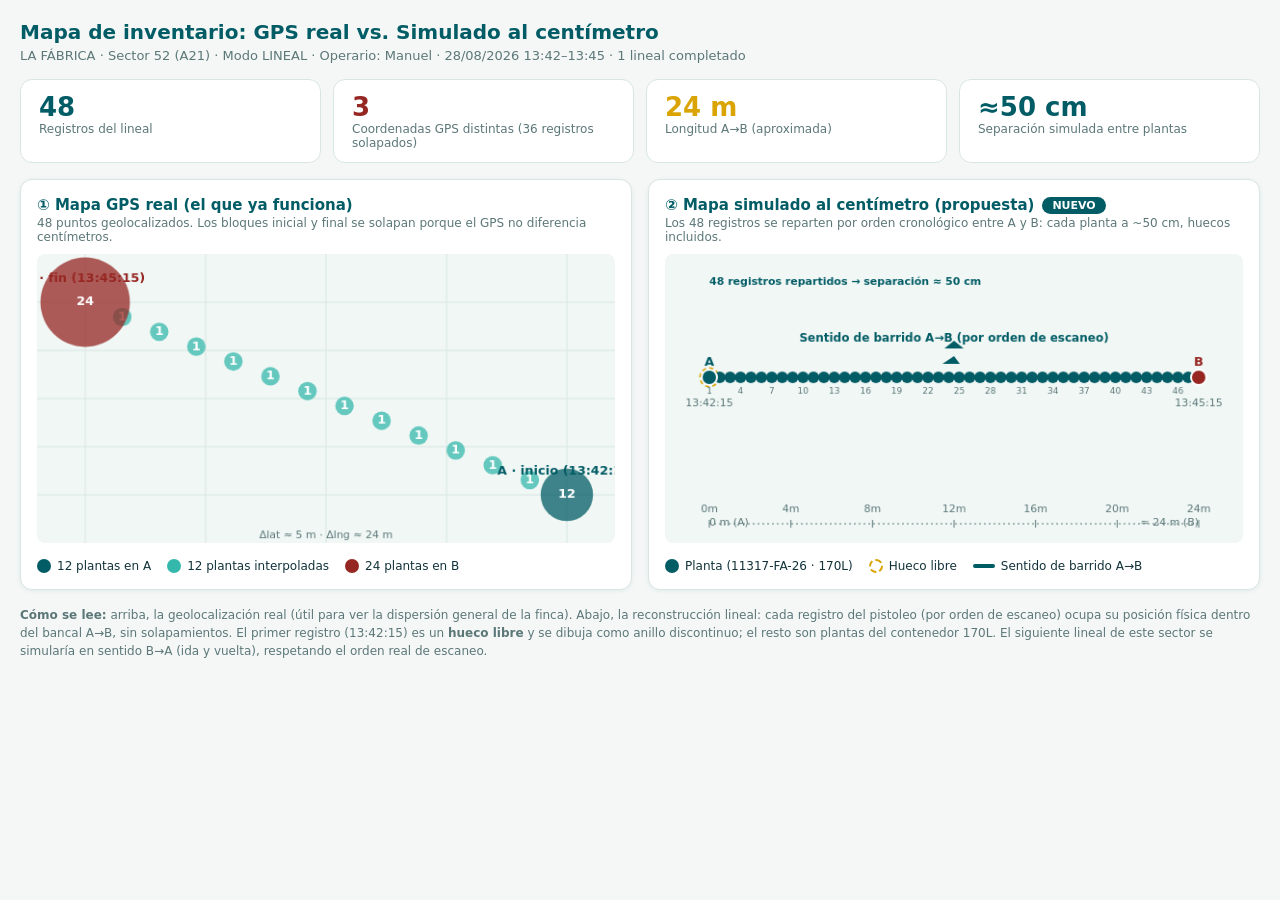
<file: backend/web/inventario/prototipo.html>
<!DOCTYPE html>
<html lang="es">
<head>
<meta charset="UTF-8">
<meta name="viewport" content="width=device-width, initial-scale=1.0">
<title>Prototipo · Mapa simulado al centímetro · LA FÁBRICA S52</title>
<style>
  :root {
    --verde: #025C65;
    --verde-claro: #35b8ac;
    --rojo: #962622;
    --ambar: #D9A404;
    --fondo: #F4F7F6;
    --card: #ffffff;
    --texto: #12333a;
    --mut: #5c7778;
    --borde: #d8e6e3;
  }
  * { box-sizing: border-box; margin: 0; padding: 0; }
  body {
    font-family: system-ui, -apple-system, sans-serif;
    background: var(--fondo);
    color: var(--texto);
    padding: 20px;
  }
  h1 { font-size: 20px; color: var(--verde); font-weight: 800; }
  .subtitulo { color: var(--mut); font-size: 13px; margin-top: 4px; }
  .resumen {
    display: flex; gap: 12px; flex-wrap: wrap; margin: 16px 0;
  }
  .kpi {
    background: var(--card); border: 1px solid var(--borde);
    border-radius: 12px; padding: 12px 18px; flex: 1; min-width: 150px;
  }
  .kpi .num { font-size: 26px; font-weight: 800; color: var(--verde); font-variant: tabular-nums; }
  .kpi .lbl { font-size: 12px; color: var(--mut); }
  .kpi.rojo .num { color: var(--rojo); }
  .kpi.ambar .num { color: var(--ambar); }
  .paneles { display: grid; grid-template-columns: 1fr 1fr; gap: 16px; }
  @media (max-width: 900px) { .paneles { grid-template-columns: 1fr; } }
  .panel {
    background: var(--card); border: 1px solid var(--borde);
    border-radius: 12px; padding: 16px; box-shadow: 0 1px 4px rgba(2,92,101,.08);
  }
  .panel h2 { font-size: 15px; color: var(--verde); font-weight: 800; margin-bottom: 2px; }
  .panel .nota { font-size: 12px; color: var(--mut); margin-bottom: 10px; }
  .panel canvas { width: 100%; border-radius: 8px; background: #f0f7f5; }
  .leyenda { display: flex; gap: 16px; flex-wrap: wrap; margin-top: 12px; font-size: 12px; color: var(--texto); }
  .leyenda .item { display: flex; align-items: center; gap: 6px; }
  .leyenda .chip { width: 14px; height: 14px; border-radius: 50%; display: inline-block; }
  .leyenda .chip.linea { width: 22px; height: 4px; border-radius: 2px; }
  .pie { margin-top: 16px; font-size: 12px; color: var(--mut); line-height: 1.5; }
  .badge { display:inline-block; background: var(--verde); color:#fff; border-radius: 20px; padding: 2px 10px; font-size: 11px; font-weight:700; margin-left: 8px; vertical-align: middle;}
</style>
</head>
<body>

<h1>Mapa de inventario: GPS real vs. Simulado al centímetro</h1>
<div class="subtitulo">LA FÁBRICA · Sector 52 (A21) · Modo LINEAL · Operario: Manuel · 28/08/2026 13:42–13:45 · 1 lineal completado</div>

<div class="resumen">
  <div class="kpi"><div class="num">48</div><div class="lbl">Registros del lineal</div></div>
  <div class="kpi rojo"><div class="num">3</div><div class="lbl">Coordenadas GPS distintas (36 registros solapados)</div></div>
  <div class="kpi ambar"><div class="num">24 m</div><div class="lbl">Longitud A→B (aproximada)</div></div>
  <div class="kpi"><div class="num">≈50 cm</div><div class="lbl">Separación simulada entre plantas</div></div>
</div>

<div class="paneles">
  <!-- Panel izquierdo: GPS real -->
  <div class="panel">
    <h2>① Mapa GPS real (el que ya funciona)</h2>
    <div class="nota">48 puntos geolocalizados. Los bloques inicial y final se solapan porque el GPS no diferencia centímetros.</div>
    <canvas id="real" width="600" height="300"></canvas>
    <div class="leyenda">
      <div class="item"><span class="chip" style="background:#025C65"></span> 12 plantas en A</div>
      <div class="item"><span class="chip" style="background:#35b8ac"></span> 12 plantas interpoladas</div>
      <div class="item"><span class="chip" style="background:#962622"></span> 24 plantas en B</div>
    </div>
  </div>

  <!-- Panel derecho: simulado -->
  <div class="panel">
    <h2>② Mapa simulado al centímetro (propuesta)<span class="badge">NUEVO</span></h2>
    <div class="nota">Los 48 registros se reparten por orden cronológico entre A y B: cada planta a ~50 cm, huecos incluidos.</div>
    <canvas id="sim" width="600" height="300"></canvas>
    <div class="leyenda">
      <div class="item"><span class="chip" style="background:#025C65"></span> Planta (11317-FA-26 · 170L)</div>
      <div class="item"><span class="chip" style="border:2px dashed #D9A404; background:transparent"></span> Hueco libre</div>
      <div class="item"><span class="chip linea" style="background:#025C65"></span> Sentido de barrido A→B</div>
    </div>
  </div>
</div>

<div class="pie">
  <b>Cómo se lee:</b> arriba, la geolocalización real (útil para ver la dispersión general de la finca).
  Abajo, la reconstrucción lineal: cada registro del pistoleo (por orden de escaneo) ocupa su posición física
  dentro del bancal A→B, sin solapamientos. El primer registro (13:42:15) es un <b>hueco libre</b> y se dibuja
  como anillo discontinuo; el resto son plantas del contenedor 170L. El siguiente lineal de este sector se simularía
  en sentido B→A (ida y vuelta), respetando el orden real de escaneo.
</div>

<script>
// ---- Datos reales extraídos de BigQuery (pickingve.inventario_registros_v) ----
// finca=LA FÁBRICA, sector=A21 (S52), modo LINEAL, 28/08/2026, operario Manuel.
// h = hora local, hueco = es_hueco, lat/lng = coordenadas reales guardadas.
const DATOS = [
  {h:"13:42:15",hueco:true, lat:38.3165319,                    lng:-0.818706},
  {h:"13:42:21",            lat:38.3165319,                    lng:-0.818706},
  {h:"13:42:24",            lat:38.3165319,                    lng:-0.818706},
  {h:"13:42:27",            lat:38.3165319,                    lng:-0.818706},
  {h:"13:42:30",            lat:38.3165319,                    lng:-0.818706},
  {h:"13:42:33",            lat:38.3165319,                    lng:-0.818706},
  {h:"13:42:36",            lat:38.3165319,                    lng:-0.818706},
  {h:"13:42:39",            lat:38.3165319,                    lng:-0.818706},
  {h:"13:42:42",            lat:38.3165319,                    lng:-0.818706},
  {h:"13:42:45",            lat:38.3165319,                    lng:-0.818706},
  {h:"13:42:49",            lat:38.3165319,                    lng:-0.818706},
  {h:"13:42:52",            lat:38.3165319,                    lng:-0.818706},
  {h:"13:43:08",            lat:38.316535484615386,            lng:-0.8187267461538462},
  {h:"13:43:12",            lat:38.31653906923077,             lng:-0.8187474923076924},
  {h:"13:43:15",            lat:38.316542653846156,            lng:-0.8187682384615385},
  {h:"13:43:18",            lat:38.31654623846154,             lng:-0.8187889846153846},
  {h:"13:43:21",            lat:38.316549823076926,            lng:-0.8188097307692308},
  {h:"13:43:24",            lat:38.31655340769231,             lng:-0.818830476923077},
  {h:"13:43:27",            lat:38.31655699230769,             lng:-0.818851223076923},
  {h:"13:43:31",            lat:38.316560576923074,            lng:-0.8188719692307692},
  {h:"13:43:35",            lat:38.31656416153846,             lng:-0.8188927153846154},
  {h:"13:43:38",            lat:38.316567746153844,            lng:-0.8189134615384616},
  {h:"13:43:41",            lat:38.31657133076923,             lng:-0.8189342076923076},
  {h:"13:43:44",            lat:38.316574915384614,            lng:-0.8189549538461538},
  {h:"13:43:58",            lat:38.3165785,                    lng:-0.8189757},
  {h:"13:44:01",            lat:38.3165785,                    lng:-0.8189757},
  {h:"13:44:04",            lat:38.3165785,                    lng:-0.8189757},
  {h:"13:44:07",            lat:38.3165785,                    lng:-0.8189757},
  {h:"13:44:10",            lat:38.3165785,                    lng:-0.8189757},
  {h:"13:44:13",            lat:38.3165785,                    lng:-0.8189757},
  {h:"13:44:16",            lat:38.3165785,                    lng:-0.8189757},
  {h:"13:44:19",            lat:38.3165785,                    lng:-0.8189757},
  {h:"13:44:22",            lat:38.3165785,                    lng:-0.8189757},
  {h:"13:44:25",            lat:38.3165785,                    lng:-0.8189757},
  {h:"13:44:27",            lat:38.3165785,                    lng:-0.8189757},
  {h:"13:44:30",            lat:38.3165785,                    lng:-0.8189757},
  {h:"13:44:41",            lat:38.3165785,                    lng:-0.8189757},
  {h:"13:44:45",            lat:38.3165785,                    lng:-0.8189757},
  {h:"13:44:48",            lat:38.3165785,                    lng:-0.8189757},
  {h:"13:44:50",            lat:38.3165785,                    lng:-0.8189757},
  {h:"13:44:53",            lat:38.3165785,                    lng:-0.8189757},
  {h:"13:44:56",            lat:38.3165785,                    lng:-0.8189757},
  {h:"13:44:59",            lat:38.3165785,                    lng:-0.8189757},
  {h:"13:45:02",            lat:38.3165785,                    lng:-0.8189757},
  {h:"13:45:06",            lat:38.3165785,                    lng:-0.8189757},
  {h:"13:45:09",            lat:38.3165785,                    lng:-0.8189757},
  {h:"13:45:12",            lat:38.3165785,                    lng:-0.8189757},
  {h:"13:45:15",            lat:38.3165785,                    lng:-0.8189757},
];

// Punto A (primera coordenada) y punto B (última coordenada) del lineal.
const A = { lat: DATOS[0].lat, lng: DATOS[0].lng };
const B = { lat: DATOS[DATOS.length-1].lat, lng: DATOS[DATOS.length-1].lng };

// ---- Panel 1: mapa GPS real (zoom al bounding box del lineal) ----
(function () {
  const cv = document.getElementById('real');
  const ctx = cv.getContext('2d');
  const W = cv.width, H = cv.height;
  const pad = 50;

  const lats = DATOS.map(d => d.lat), lngs = DATOS.map(d => d.lng);
  const minLat = Math.min(...lats), maxLat = Math.max(...lats);
  const minLng = Math.min(...lngs), maxLng = Math.max(...lngs);

  function proj(lat, lng) {
    const x = pad + (lng - minLng) / (maxLng - minLng || 1e-9) * (W - 2*pad);
    const y = H - pad - (lat - minLat) / (maxLat - minLat || 1e-9) * (H - 2*pad);
    return [x, y];
  }

  ctx.clearRect(0,0,W,H);
  // cuadrícula
  ctx.strokeStyle = '#d8e6e3'; ctx.lineWidth = 1;
  for (let i = 0; i <= 4; i++) {
    const gx = pad + i*(W-2*pad)/4;
    ctx.beginPath(); ctx.moveTo(gx,0); ctx.lineTo(gx,H); ctx.stroke();
    const gy = pad + i*(H-2*pad)/4;
    ctx.beginPath(); ctx.moveTo(0,gy); ctx.lineTo(W,gy); ctx.stroke();
  }

  // A y B
  const [ax,ay] = proj(A.lat, A.lng);
  const [bx,by] = proj(B.lat, B.lng);

  // bloques solapados: agrupar coordenadas por redondeo a 6 decimales
  const grupos = new Map();
  DATOS.forEach(d => {
    const k = d.lat.toFixed(6) + '|' + d.lng.toFixed(6);
    if (!grupos.has(k)) grupos.set(k, { lat:d.lat, lng:d.lng, n:0, huecos:0 });
    grupos.get(k).n++;
    if (d.hueco) grupos.get(k).huecos++;
  });

  // dibujar nube según densidad (tamaño del círculo ∝ nº de registros)
  [...grupos.values()].forEach(g => {
    const [x,y] = proj(g.lat, g.lng);
    const r = 8 + g.n * 1.6;
    const color = g.n > 20 ? '#962622' : (g.n > 10 ? '#025C65' : '#35b8ac');
    ctx.beginPath(); ctx.arc(x,y,r,0,Math.PI*2);
    ctx.fillStyle = color; ctx.globalAlpha = 0.75; ctx.fill();
    ctx.globalAlpha = 1;
    ctx.fillStyle = '#fff'; ctx.font = 'bold 13px system-ui';
    ctx.textAlign = 'center'; ctx.textBaseline = 'middle';
    ctx.fillText(g.n, x, y);
  });

  // etiquetas A y B
  ctx.font = 'bold 13px system-ui'; ctx.textAlign='center';
  ctx.fillStyle = '#025C65'; ctx.fillText('A · inicio (13:42:15)', ax, ay - 24);
  ctx.fillStyle = '#962622'; ctx.fillText('B · fin (13:45:15)', bx, by - 24);
  ctx.fillStyle = '#5c7778'; ctx.font='11px system-ui';
  ctx.fillText('Δlat ≈ 5 m · Δlng ≈ 24 m', W/2, H - 8);
})();

// ---- Panel 2: mapa simulado al centímetro (interpolación lineal A→B) ----
(function () {
  const cv = document.getElementById('sim');
  const ctx = cv.getContext('2d');
  const W = cv.width, H = cv.height;
  const padL = 46, padR = 46, top = 40, bottom = 84;
  const n = DATOS.length;

  const laneY = top + (H - top - bottom) / 2;
  const x0 = padL, x1 = W - padR;
  const span = x1 - x0;

  function simPos(i) {
    // t = i/(n-1): el primero cae en A, el último en B. Huecos incluidos.
    const t = n <= 1 ? 0 : i / (n - 1);
    const lat = A.lat + (B.lat - A.lat) * t;
    const lng = A.lng + (B.lng - A.lng) * t;
    return { x: x0 + t * span, lat, lng };
  }

  ctx.clearRect(0,0,W,H);

  // flecha de sentido A→B
  ctx.strokeStyle = '#d8e6e3'; ctx.lineWidth = 2;
  ctx.setLineDash([]);
  ctx.beginPath(); ctx.moveTo(x0, laneY); ctx.lineTo(x1, laneY); ctx.stroke();

  // banda del bancal
  ctx.strokeStyle = '#025C65'; ctx.lineWidth = 5; ctx.globalAlpha = 0.25;
  ctx.beginPath(); ctx.moveTo(x0, laneY); ctx.lineTo(x1, laneY); ctx.stroke();
  ctx.globalAlpha = 1;

  // flecha direccional
  ctx.fillStyle = '#025C65'; ctx.strokeStyle = '#025C65'; ctx.lineWidth = 2;
  ctx.beginPath();
  const midX = x0 + span*0.5;
  ctx.moveTo(midX - 12, laneY - 14); ctx.lineTo(midX + 6, laneY - 14); ctx.lineTo(midX, laneY - 22); ctx.closePath(); ctx.fill();

  // marcadores por registro
  DATOS.forEach((d, i) => {
    const { x } = simPos(i);
    const y = laneY;
    if (d.hueco) {
      // anillo discontinuo ámbar
      ctx.strokeStyle = '#D9A404'; ctx.lineWidth = 3; ctx.setLineDash([4,3]);
      ctx.beginPath(); ctx.arc(x, y, 9, 0, Math.PI*2); ctx.stroke();
      ctx.setLineDash([]);
    } else {
      ctx.beginPath(); ctx.arc(x, y, 6, 0, Math.PI*2);
      ctx.fillStyle = '#025C65'; ctx.fill();
    }
    // número pequeño bajo el punto (espaciado) 
    ctx.fillStyle = '#5c7778'; ctx.font = '9px system-ui';
    ctx.textAlign = 'center'; ctx.textBaseline = 'top';
    if (i % 3 === 0) ctx.fillText(i+1, x, laneY + 10);
  });

  // marcadores A / B destacados
  ctx.setLineDash([]);
  [[x0,'A', '#025C65'],[x1,'B','#962622']].forEach(([xp, lb, col]) => {
    ctx.beginPath(); ctx.arc(xp, laneY, 8, 0, Math.PI*2);
    ctx.fillStyle = col; ctx.fill();
    ctx.strokeStyle = '#fff'; ctx.lineWidth = 2; ctx.stroke();
    ctx.fillStyle = col; ctx.font = 'bold 13px system-ui'; ctx.textAlign = 'center';
    ctx.fillText(lb, xp, laneY - 22);
    ctx.fillStyle = '#5c7778'; ctx.font = '11px system-ui';
    ctx.fillText(xp === x0 ? '13:42:15' : '13:45:15', xp, laneY + 22);
  });

  // flecha de sentido sobre la banda
  ctx.fillStyle = '#025C65';
  ctx.beginPath();
  ctx.moveTo(x0 + span*0.5 - 10, laneY - 30);
  ctx.lineTo(x0 + span*0.5 + 10, laneY - 30);
  ctx.lineTo(x0 + span*0.5, laneY - 38);
  ctx.closePath(); ctx.fill();
  ctx.font = 'bold 12px system-ui'; ctx.fillStyle = '#025C65'; ctx.textAlign='center';
  ctx.fillText('Sentido de barrido A→B (por orden de escaneo)', x0 + span*0.5, laneY - 46);

  // escala de distancia (simulada)
  const metros = 24; // aprox A→B
  ctx.font = '11px system-ui'; ctx.fillStyle = '#5c7778';
  ctx.textAlign = 'left';
  ctx.fillText('0 m (A)', x0, H - 26);
  ctx.textAlign = 'right';
  ctx.fillText('≈ 24 m (B)', x1, H - 26);
  ctx.strokeStyle = '#5c7778'; ctx.lineWidth = 1; ctx.setLineDash([2,3]);
  ctx.beginPath(); ctx.moveTo(x0, H - 20); ctx.lineTo(x1, H - 20); ctx.stroke();
  ctx.setLineDash([]);
  for (let m = 0; m <= 24; m += 4) {
    const t = m / 24;
    const x = x0 + t * span;
    ctx.beginPath(); ctx.moveTo(x, H - 24); ctx.lineTo(x, H - 16); ctx.stroke();
    ctx.textAlign = 'center'; ctx.fillStyle = '#5c7778';
    ctx.fillText(m + 'm', x, H - 40);
  }
  // separación por planta
  ctx.fillStyle = '#025C65'; ctx.font = 'bold 11px system-ui'; ctx.textAlign = 'left';
  ctx.fillText('48 registros repartidos → separación ≈ 50 cm', x0, top - 16);
})();
</script>
</body>
</html>
</file>
